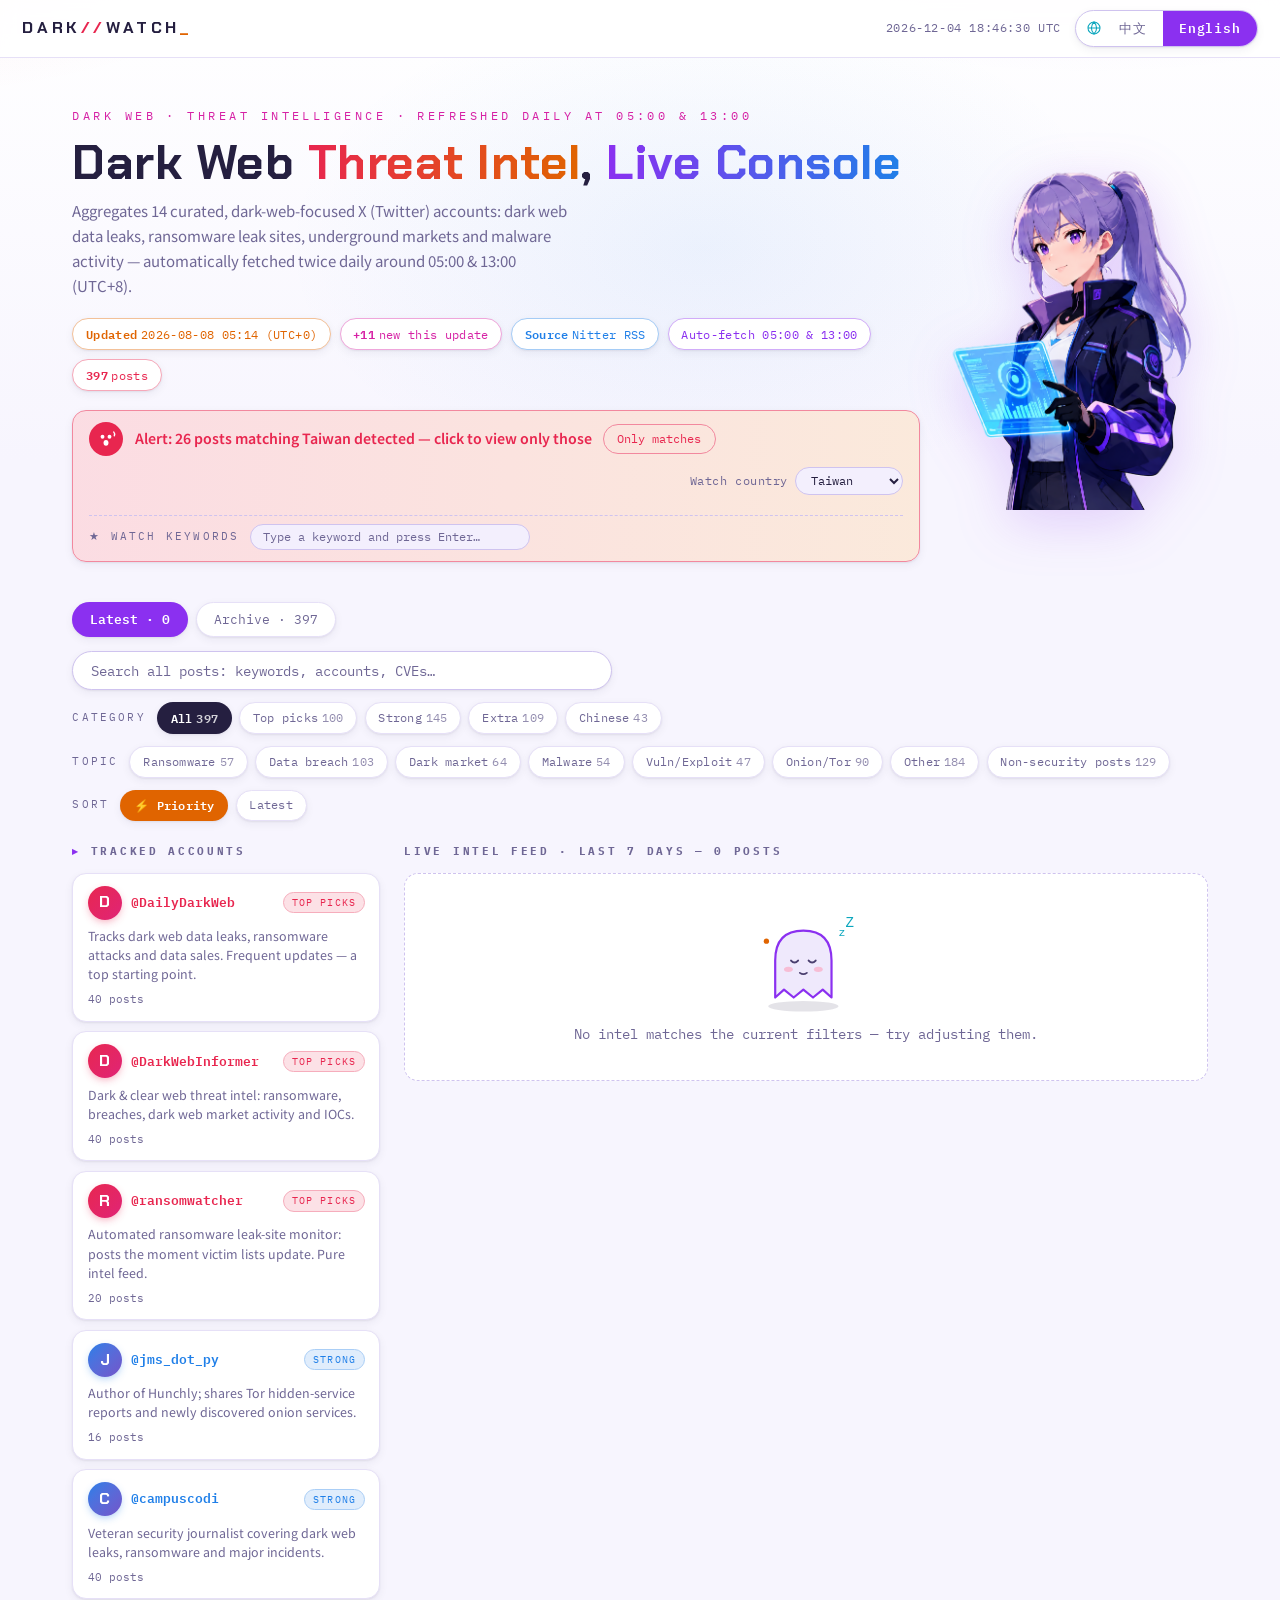
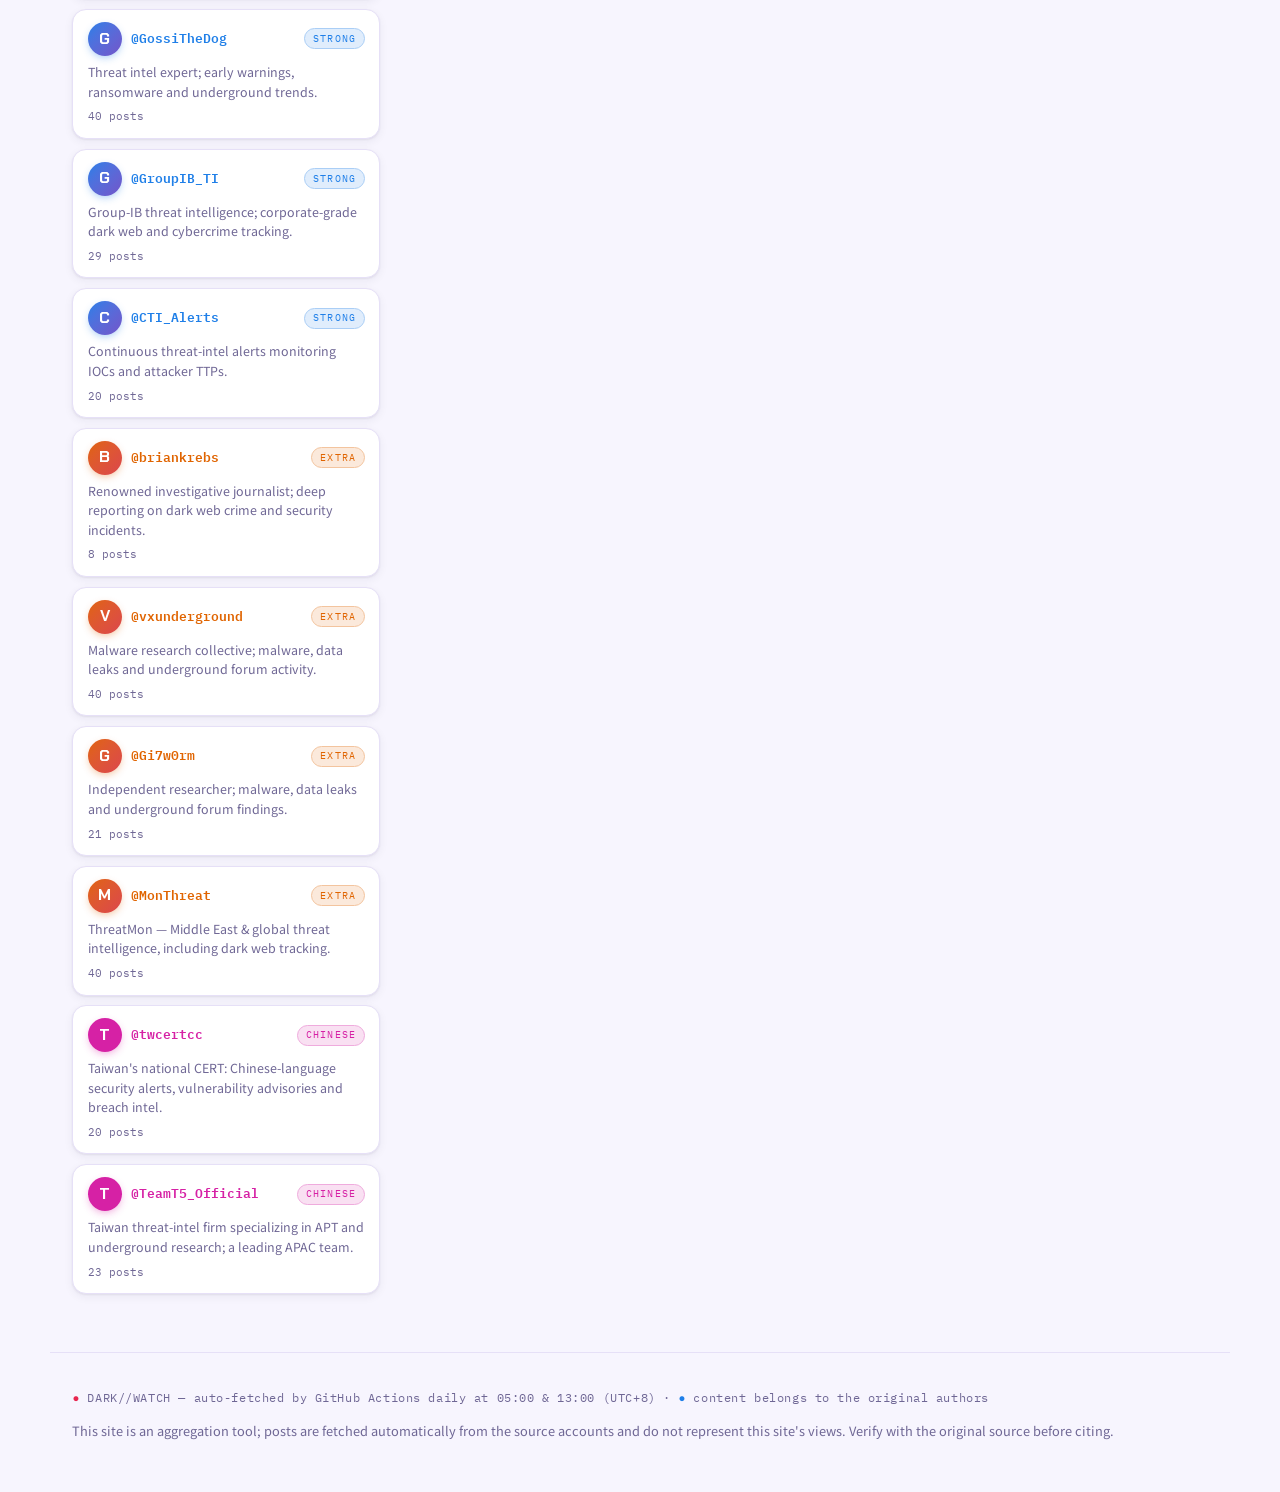
<file: index.html>
<!DOCTYPE html>
<html lang="zh-Hant">
<head>
<meta charset="utf-8">
<meta name="viewport" content="width=device-width, initial-scale=1">
<meta name="color-scheme" content="light">
<meta name="description" content="Dark web threat intelligence feed aggregated from curated X (Twitter) accounts, refreshed twice daily. 暗網威脅情資監控,每日 05:00 / 13:00 自動更新。">
<title>DARKWATCH — 暗網威脅情資監控 / Dark Web Threat Intel</title>
<link rel="icon" href="data:image/svg+xml,%3Csvg xmlns='http://www.w3.org/2000/svg' viewBox='0 0 32 32'%3E%3Crect width='32' height='32' rx='7' fill='%23ffffff'/%3E%3Ccircle cx='16' cy='16' r='9' fill='none' stroke='%23e8264f' stroke-width='3'/%3E%3Ccircle cx='16' cy='16' r='3.5' fill='%238b30f0'/%3E%3C/svg%3E">
<link rel="preconnect" href="https://fonts.googleapis.com">
<link rel="preconnect" href="https://fonts.gstatic.com" crossorigin>
<link href="https://fonts.googleapis.com/css2?family=Chakra+Petch:wght@500;600;700&family=IBM+Plex+Mono:wght@400;500;600&family=Noto+Sans+TC:wght@400;500;700&display=swap" rel="stylesheet">
<link rel="stylesheet" href="assets/style.css">
</head>
<body data-mode="recent">

<header class="topbar">
  <a class="brand" href="index.html">DARK<span class="slash">//</span>WATCH<span class="cursor">_</span></a>
  <div class="topbar-right">
    <span class="clock" id="clock" aria-hidden="true"></span>
    <div class="lang-switch" role="group" aria-label="Language / 語言">
      <span class="lang-ico" aria-hidden="true"><svg viewBox="0 0 24 24" fill="none" stroke="currentColor" stroke-width="1.6"><circle cx="12" cy="12" r="9"/><path d="M3 12h18M12 3c2.6 2.6 3.9 5.6 3.9 9S14.6 18.4 12 21c-2.6-2.6-3.9-5.6-3.9-9S9.4 5.6 12 3Z"/></svg></span>
      <button id="lang-zh" aria-pressed="true">中文</button>
      <button id="lang-en" aria-pressed="false">English</button>
    </div>
  </div>
</header>

<section class="hero">
<div class="hero-text">
  <p class="eyebrow" data-i18n="eyebrow"></p>
  <h1 id="hero-title"></h1>
  <p class="tagline" data-i18n="tagline"></p>
  <div class="meta-row">
    <span class="meta-pill pill-orange"><b data-i18n="updated"></b><span id="updated-at">—</span></span>
    <span class="meta-pill pill-magenta" id="new-count-pill" hidden><b>+<span id="new-count">0</span></b><span data-i18n="newPosts"></span></span>
    <span class="meta-pill pill-blue"><b data-i18n="source"></b><span id="source">—</span></span>
    <span class="meta-pill pill-purple" data-i18n="cadence"></span>
    <span class="meta-pill pill-red"><b id="post-count">0</b><span data-i18n="postsUnit"></span></span>
  </div>
  <div class="alert-bar" id="alert-bar" hidden>
    <span class="alert-ico" id="alert-ico" aria-hidden="true">⚠</span>
    <span class="alert-text" id="alert-text" role="status"></span>
    <button class="alert-view" id="alert-view" hidden></button>
    <label class="watch-wrap"><span data-i18n="watchLabel"></span>
      <select id="watch-country"></select>
    </label>
    <div class="kw-wrap">
      <span class="chip-label" data-i18n="kwLabel"></span>
      <span id="kw-chips"></span>
      <input id="kw-input" class="kw-input" type="text" maxlength="40" autocomplete="off">
    </div>
  </div>
  <div class="sample-banner" id="sample-banner" hidden data-i18n="sampleNotice"></div>
</div>
<div class="hero-art" id="hero-art" aria-hidden="true"></div>
</section>

<nav class="page-tabs" aria-label="Pages">
  <a href="index.html" id="tab-recent" class="tab"></a>
  <a href="archive.html" id="tab-archive" class="tab"></a>
</nav>

<section class="controls">
  <input class="search" id="search" type="search" autocomplete="off">
  <div class="chip-row" id="cat-chips"><span class="chip-label" data-i18n="catLabel"></span></div>
  <div class="chip-row" id="tag-chips"><span class="chip-label" data-i18n="tagLabel"></span></div>
  <div class="chip-row" id="sort-chips"><span class="chip-label" data-i18n="sortLabel"></span></div>
</section>

<main class="layout">
  <aside class="sidebar">
    <h2 class="side-title"><em>▸</em> <span data-i18n="accounts"></span></h2>
    <div id="account-list"></div>
  </aside>
  <section>
    <h2 class="feed-title" id="feed-title"></h2>
    <div class="feed" id="feed" aria-live="polite"></div>
  </section>
</main>

<footer>
  <p class="foot-line"><span class="dot-red">●</span> DARK//WATCH — <span data-i18n="footCadence"></span> · <span class="dot-blue">●</span> <span data-i18n="footSource"></span></p>
  <p data-i18n="footDisclaimer"></p>
</footer>

<script src="assets/app.js"></script>
</body>
</html>
</file>
<file: assets/style.css>
:root{
  /* bright canvas, vivid purple/red/blue/orange accents */
  --bg:#f7f5fe;
  --bg2:#ffffff;
  --surface:#ffffff;
  --surface2:#f3effd;
  --line:#e6e0f7;
  --line2:#cfc3ef;
  --ink:#251f40;
  --deep:#ffffff;          /* text on vivid fills */
  --muted:#6f6795;
  --red:#e8264f;           /* vivid red */
  --orange:#e06400;        /* vivid orange */
  --purple:#8b30f0;        /* vivid purple */
  --blue:#1f7fe8;          /* vivid blue */
  --magenta:#d621a5;       /* vivid magenta */
  --mint:#0aa6bd;          /* vivid cyan-teal */
  --shadow-sm:0 1px 2px rgba(37,31,64,.07),0 3px 10px rgba(37,31,64,.06);
  --shadow-md:0 2px 6px rgba(37,31,64,.08),0 14px 30px -14px rgba(139,48,240,.28);
  --display:'Chakra Petch','Noto Sans TC',system-ui,sans-serif;
  --body:'Noto Sans TC',system-ui,-apple-system,'PingFang TC','Microsoft JhengHei',sans-serif;
  --mono:'IBM Plex Mono',ui-monospace,'SFMono-Regular',Menlo,Consolas,monospace;
}
*{box-sizing:border-box}
[hidden]{display:none!important}
html{color-scheme:light}
body{
  margin:0;
  background:
    radial-gradient(900px 420px at 85% -6%, rgba(139,48,240,.12), transparent 62%),
    radial-gradient(760px 380px at -8% -4%, rgba(232,38,79,.09), transparent 58%),
    radial-gradient(700px 420px at 55% 8%, rgba(31,127,232,.07), transparent 60%),
    linear-gradient(var(--bg2), var(--bg) 460px);
  color:var(--ink);
  font-family:var(--body);
  font-size:15px;
  line-height:1.65;
  min-height:100vh;
}
a{color:var(--blue)}
button{font:inherit;cursor:pointer}
:focus-visible{outline:2px solid var(--purple);outline-offset:2px;border-radius:4px}

/* ---------- top bar ---------- */
.topbar{
  position:sticky;top:0;z-index:20;
  display:flex;justify-content:space-between;align-items:center;gap:1rem;
  padding:.6rem 1.4rem;
  background:rgba(255,255,255,.85);
  backdrop-filter:blur(10px);
  border-bottom:1px solid var(--line);
}
.brand{
  font-family:var(--display);font-weight:700;font-size:1.02rem;letter-spacing:.22em;
  color:var(--ink);white-space:nowrap;text-decoration:none;
}
.brand .slash{color:var(--red)}
.brand .cursor{color:var(--orange);animation:blink 1.1s steps(1) infinite}
@keyframes blink{50%{opacity:0}}
.topbar-right{display:flex;align-items:center;gap:.9rem;min-width:0}
.clock{font-family:var(--mono);font-size:.76rem;color:var(--muted);letter-spacing:.05em;white-space:nowrap}
.lang-switch{
  display:flex;align-items:center;border:1px solid var(--line2);border-radius:999px;
  overflow:hidden;background:var(--surface);box-shadow:var(--shadow-sm);
}
.lang-ico{display:grid;place-items:center;padding:0 .1rem 0 .6rem;color:var(--mint)}
.lang-ico svg{width:16px;height:16px}
.lang-switch button{
  background:transparent;border:0;color:var(--muted);
  font-family:var(--mono);font-size:.84rem;padding:.42rem 1rem;letter-spacing:.06em;
  transition:color .15s,background .15s;
}
.lang-switch button:hover{color:var(--ink)}
.lang-switch button[aria-pressed="true"]{background:var(--purple);color:var(--deep);font-weight:600}

/* ---------- hero ---------- */
.hero{
  position:relative;
  max-width:1180px;margin:0 auto;padding:3rem 1.4rem 1.4rem;
  display:grid;grid-template-columns:minmax(0,1fr) auto;gap:1.5rem;align-items:center;
}
.hero-art{
  width:264px;align-self:center;
  filter:drop-shadow(0 12px 26px rgba(139,48,240,.2));
  animation:floaty 5.5s ease-in-out infinite;
}
.hero-art img,.hero-art svg{display:block;width:100%;height:auto;border-radius:16px}
@keyframes floaty{0%,100%{transform:translateY(0)}50%{transform:translateY(-8px)}}
.eyebrow{
  font-family:var(--mono);font-size:.72rem;letter-spacing:.3em;text-transform:uppercase;
  color:var(--magenta);margin:0 0 .7rem;
}
.hero h1{
  font-family:var(--display);font-weight:700;
  font-size:clamp(1.8rem,4.4vw,3rem);line-height:1.12;
  margin:0 0 .6rem;letter-spacing:.01em;text-wrap:balance;
}
.hero h1 .hl-a{
  background:linear-gradient(92deg,var(--red),var(--orange));
  -webkit-background-clip:text;background-clip:text;color:transparent;
}
.hero h1 .hl-b{
  background:linear-gradient(92deg,var(--purple),var(--blue));
  -webkit-background-clip:text;background-clip:text;color:transparent;
}
.tagline{color:var(--muted);max-width:62ch;margin:0 0 1.25rem}
.meta-row{display:flex;flex-wrap:wrap;gap:.55rem;align-items:center}
.meta-pill{
  font-family:var(--mono);font-size:.73rem;letter-spacing:.03em;
  padding:.34rem .78rem;border-radius:999px;border:1px solid;
  display:inline-flex;gap:.5ch;align-items:baseline;
  background:var(--surface);box-shadow:var(--shadow-sm);
  font-variant-numeric:tabular-nums;
}
.meta-pill b{font-weight:600}
.pill-red{color:var(--red);border-color:color-mix(in srgb,var(--red) 40%,var(--surface))}
.pill-orange{color:var(--orange);border-color:color-mix(in srgb,var(--orange) 40%,var(--surface))}
.pill-blue{color:var(--blue);border-color:color-mix(in srgb,var(--blue) 40%,var(--surface))}
.pill-purple{color:var(--purple);border-color:color-mix(in srgb,var(--purple) 40%,var(--surface))}
.pill-magenta{color:var(--magenta);border-color:color-mix(in srgb,var(--magenta) 40%,var(--surface))}
.sample-banner{
  margin-top:1.1rem;padding:.7rem 1rem;border-radius:12px;
  border:1px dashed color-mix(in srgb,var(--orange) 55%,var(--surface));
  background:color-mix(in srgb,var(--orange) 10%,var(--surface));
  color:var(--orange);font-size:.84rem;
}

/* ---------- alert bar ---------- */
.alert-bar{
  display:flex;align-items:center;gap:.7rem;flex-wrap:wrap;
  margin-top:1.15rem;padding:.7rem 1rem;
  border-radius:14px;border:1px solid var(--line);
  background:var(--surface);box-shadow:var(--shadow-sm);
}
.alert-ico{
  flex:none;width:34px;height:34px;border-radius:50%;
  display:grid;place-items:center;
  background:color-mix(in srgb,var(--mint) 22%,var(--surface));color:var(--mint);
}
.alert-ico svg{width:22px;height:22px}
.alert-text{font-size:.88rem;color:var(--muted)}
.alert-bar.alert-hot{
  border-color:color-mix(in srgb,var(--red) 55%,var(--surface));
  background:linear-gradient(92deg,
    color-mix(in srgb,var(--red) 16%,var(--surface)),
    color-mix(in srgb,var(--orange) 14%,var(--surface)));
  animation:alertGlow 3s ease-in-out infinite;
}
@keyframes alertGlow{
  0%,100%{box-shadow:0 0 0 0 rgba(232,38,79,0),var(--shadow-sm)}
  50%{box-shadow:0 0 22px 2px rgba(232,38,79,.3),var(--shadow-sm)}
}
.alert-hot .alert-ico{background:var(--red);color:var(--deep)}
.alert-hot .alert-text{color:var(--red);font-weight:600}
.alert-bar.alert-clickable{cursor:pointer}
.alert-bar.alert-clickable:hover{border-color:var(--red);transform:translateY(-1px);transition:border-color .15s,transform .15s}
.alert-view{
  border:1px solid color-mix(in srgb,var(--red) 55%,var(--surface));border-radius:999px;
  background:transparent;color:var(--red);
  font-family:var(--mono);font-size:.74rem;padding:.28rem .85rem;
  transition:background .15s,color .15s;
}
.alert-view:hover{background:color-mix(in srgb,var(--red) 14%,var(--surface))}
.alert-view[aria-pressed="true"],
.alert-view[aria-pressed="true"]:hover{background:var(--red);color:var(--deep);border-color:var(--red);font-weight:600}
.watch-wrap{
  margin-left:auto;display:flex;gap:.45rem;align-items:center;
  font-family:var(--mono);font-size:.72rem;color:var(--muted);letter-spacing:.05em;
}
.watch-wrap select{
  font-family:var(--mono);font-size:.76rem;color:var(--ink);
  background:var(--surface2);border:1px solid var(--line2);border-radius:999px;
  padding:.26rem .7rem;
}
.kw-wrap{
  flex-basis:100%;display:flex;flex-wrap:wrap;gap:.4rem;align-items:center;
  margin-top:.55rem;padding-top:.55rem;
  border-top:1px dashed var(--line2);cursor:default;
}
.kw-wrap #kw-chips{display:contents}
.kw-chip{
  font-family:var(--mono);font-size:.7rem;letter-spacing:.03em;
  color:var(--deep);background:var(--purple);border:0;border-radius:999px;
  padding:.2rem .6rem;font-weight:600;
}
.kw-chip .x{opacity:.65;margin-left:.15rem}
.kw-chip:hover .x{opacity:1}
.kw-input{
  flex:1;min-width:180px;max-width:280px;
  font-family:var(--mono);font-size:.74rem;color:var(--ink);
  background:var(--surface2);border:1px solid var(--line2);border-radius:999px;
  padding:.26rem .8rem;
}
.kw-input::placeholder{color:var(--muted)}
.kw-input:focus{outline:none;border-color:var(--purple)}

/* ---------- page tabs ---------- */
.page-tabs{max-width:1180px;margin:0 auto;padding:1.1rem 1.4rem 0;display:flex;gap:.5rem;flex-wrap:wrap}
.tab{
  font-family:var(--mono);font-size:.79rem;text-decoration:none;
  color:var(--muted);border:1px solid var(--line);border-radius:999px;
  padding:.38rem 1.05rem;background:var(--surface);box-shadow:var(--shadow-sm);
  font-variant-numeric:tabular-nums;
  transition:color .15s,border-color .15s,transform .15s;
}
.tab:hover{color:var(--ink);border-color:var(--line2);transform:translateY(-1px)}
.tab.active{background:var(--purple);color:var(--deep);border-color:transparent;font-weight:600}

/* ---------- controls ---------- */
.controls{max-width:1180px;margin:0 auto;padding:.9rem 1.4rem 1.3rem;display:grid;gap:.75rem}
.search{
  width:100%;max-width:540px;
  background:var(--surface);border:1px solid var(--line2);border-radius:999px;
  color:var(--ink);font-family:var(--mono);font-size:.86rem;
  padding:.6rem 1.1rem;box-shadow:var(--shadow-sm);
}
.search::placeholder{color:var(--muted)}
.search:focus{border-color:var(--purple);outline:none;box-shadow:0 0 0 3px color-mix(in srgb,var(--purple) 25%,transparent)}
.chip-row{display:flex;flex-wrap:wrap;gap:.45rem;align-items:center}
.chip-label{font-family:var(--mono);font-size:.68rem;letter-spacing:.2em;text-transform:uppercase;color:var(--muted);margin-right:.25rem}
.chip{
  background:var(--surface);border:1px solid var(--line);border-radius:999px;
  color:var(--muted);font-family:var(--mono);font-size:.76rem;
  padding:.3rem .8rem;letter-spacing:.02em;
  display:inline-flex;gap:.55ch;align-items:baseline;
  box-shadow:var(--shadow-sm);
  transition:border-color .15s,color .15s,background .15s,transform .15s;
}
.chip .n{font-variant-numeric:tabular-nums;opacity:.75}
.chip:hover{border-color:var(--line2);color:var(--ink);transform:translateY(-1px)}
.chip[aria-pressed="true"]{color:var(--deep);font-weight:600;border-color:transparent}
.chip[aria-pressed="true"] .n{opacity:.8}
.chip-red[aria-pressed="true"]{background:var(--red)}
.chip-orange[aria-pressed="true"]{background:var(--orange)}
.chip-purple[aria-pressed="true"]{background:var(--purple)}
.chip-blue[aria-pressed="true"]{background:var(--blue)}
.chip-magenta[aria-pressed="true"]{background:var(--magenta)}
.chip-mint[aria-pressed="true"]{background:var(--mint)}
.chip-plain[aria-pressed="true"]{background:var(--ink)}

/* ---------- layout ---------- */
.layout{
  max-width:1180px;margin:0 auto;padding:0 1.4rem 3rem;
  display:grid;grid-template-columns:308px minmax(0,1fr);gap:1.5rem;align-items:start;
}
.side-title,.feed-title{
  font-family:var(--mono);font-size:.7rem;letter-spacing:.24em;text-transform:uppercase;
  color:var(--muted);margin:0 0 .75rem;
}
.side-title em{color:var(--purple);font-style:normal}

.account{
  width:100%;text-align:left;
  background:var(--surface);border:1px solid var(--line);border-radius:14px;
  padding:.75rem .9rem;margin-bottom:.6rem;color:var(--ink);
  box-shadow:var(--shadow-sm);
  transition:border-color .15s,transform .15s,box-shadow .15s;
  display:block;
}
.account:hover{border-color:var(--line2);transform:translateY(-2px);box-shadow:var(--shadow-md)}
.account[aria-pressed="true"]{
  border-color:var(--acc);
  box-shadow:0 0 0 1px var(--acc),0 10px 24px -12px color-mix(in srgb,var(--acc) 55%,transparent);
}
.acc-head{display:flex;align-items:center;gap:.6rem}
.ava{
  flex:none;width:34px;height:34px;border-radius:50%;
  display:grid;place-items:center;
  font-family:var(--display);font-weight:700;font-size:1rem;
  color:var(--deep);background:linear-gradient(135deg,var(--acc),color-mix(in srgb,var(--acc) 55%,var(--magenta)));
  box-shadow:0 3px 8px -2px color-mix(in srgb,var(--acc) 45%,transparent);
}
.account .handle{font-family:var(--mono);font-size:.83rem;font-weight:600;color:var(--acc)}
.account .cat{
  margin-left:auto;font-family:var(--mono);font-size:.6rem;letter-spacing:.12em;text-transform:uppercase;
  color:var(--acc);background:color-mix(in srgb,var(--acc) 14%,var(--surface));
  border:1px solid color-mix(in srgb,var(--acc) 38%,var(--surface));
  border-radius:999px;padding:.1rem .5rem;
}
.account .desc{font-size:.78rem;color:var(--muted);margin-top:.45rem;line-height:1.55}
.account .count{font-family:var(--mono);font-size:.7rem;color:var(--muted);margin-top:.35rem;font-variant-numeric:tabular-nums}

/* ---------- feed cards ---------- */
.feed{display:grid;gap:.85rem}
.card{
  position:relative;
  background:var(--surface);border:1px solid var(--line);border-radius:14px;
  padding:.9rem 1.05rem .85rem 1.25rem;
  box-shadow:var(--shadow-sm);
  transition:border-color .15s,box-shadow .15s,transform .15s;
}
.card::before{
  content:"";position:absolute;left:0;top:0;bottom:0;width:4px;
  background:linear-gradient(180deg,var(--tagc),color-mix(in srgb,var(--tagc) 45%,var(--surface)));
  border-radius:14px 0 0 14px;
}
.card:hover{
  border-color:color-mix(in srgb,var(--tagc) 45%,var(--surface));
  transform:translateY(-2px);
  box-shadow:0 2px 6px rgba(12,8,26,.4),0 14px 30px -14px color-mix(in srgb,var(--tagc) 45%,transparent);
}
.card-head{display:flex;flex-wrap:wrap;gap:.3rem .7rem;align-items:baseline;margin-bottom:.35rem}
.card-head .handle{font-family:var(--mono);font-size:.84rem;font-weight:600;color:var(--acc);text-decoration:none}
.card-head .handle:hover{text-decoration:underline}
.card-head .name{font-size:.78rem;color:var(--muted)}
.card-head .prio{
  font-family:var(--mono);font-size:.62rem;letter-spacing:.1em;font-weight:600;
  color:var(--deep);background:linear-gradient(92deg,var(--red),var(--orange));
  border-radius:999px;padding:.12rem .55rem;
}
.card-head time{margin-left:auto;font-family:var(--mono);font-size:.72rem;color:var(--muted);white-space:nowrap;font-variant-numeric:tabular-nums}
.card-text{margin:0 0 .6rem;font-size:.9rem;overflow-wrap:anywhere}
.card-text a{color:var(--blue);text-decoration:none;border-bottom:1px solid color-mix(in srgb,var(--blue) 45%,var(--surface))}
.card-foot{display:flex;flex-wrap:wrap;gap:.4rem;align-items:center}
.tag{
  font-family:var(--mono);font-size:.65rem;letter-spacing:.1em;text-transform:uppercase;
  color:var(--tc);border:1px solid color-mix(in srgb,var(--tc) 40%,var(--surface));border-radius:999px;
  padding:.12rem .55rem;background:color-mix(in srgb,var(--tc) 12%,var(--surface));
}
.tag-watch{
  color:var(--deep);background:var(--red);border-color:var(--red);font-weight:600;
}
.tag-kw{
  color:var(--deep);background:var(--purple);border-color:var(--purple);font-weight:600;
}
.card-watch{border-color:color-mix(in srgb,var(--red) 55%,var(--surface))}
.mt-toggle{
  font-family:var(--mono);font-size:.65rem;letter-spacing:.06em;
  color:var(--mint);background:transparent;
  border:1px solid color-mix(in srgb,var(--mint) 45%,var(--surface));border-radius:999px;
  padding:.12rem .55rem;transition:background .15s,color .15s;
}
.mt-toggle:hover{background:color-mix(in srgb,var(--mint) 14%,var(--surface))}
.mt-toggle[aria-pressed="true"]{background:var(--mint);color:var(--deep);font-weight:600}
.mt-note{font-family:var(--mono);font-size:.64rem;color:var(--muted);opacity:.8}
.open-link{
  margin-left:auto;font-family:var(--mono);font-size:.71rem;letter-spacing:.06em;
  color:var(--purple);text-decoration:none;font-weight:500;
}
.open-link:hover{text-decoration:underline}
.empty{
  border:1px dashed var(--line2);border-radius:14px;padding:2rem 1rem 2.2rem;
  background:var(--surface);
  text-align:center;color:var(--muted);font-family:var(--mono);font-size:.85rem;
}
.empty svg{width:132px;height:auto;margin:0 auto .6rem;display:block}
.empty p{margin:0}

footer{
  border-top:1px solid var(--line);
  padding:1.5rem 1.4rem 2.4rem;
  max-width:1180px;margin:0 auto;
  color:var(--muted);font-size:.8rem;
}
footer .foot-line{font-family:var(--mono);font-size:.72rem;letter-spacing:.05em}
footer .foot-line .dot-red{color:var(--red)}
footer .foot-line .dot-blue{color:var(--blue)}

@media (max-width:880px){
  .layout{grid-template-columns:1fr}
  .sidebar{order:2}
  .card-head time{margin-left:0;width:100%}
  .watch-wrap{margin-left:0;width:100%}
}
@media (max-width:720px){
  .hero{grid-template-columns:1fr;gap:0}
  .hero-art{
    position:absolute;top:.6rem;right:1.1rem;width:92px;
    animation:none;filter:drop-shadow(0 6px 14px rgba(139,48,240,.28));
  }
  .eyebrow,.hero h1{padding-right:104px}
}

/* ---------- dedicated phone layout ---------- */
@media (max-width:640px){
  body{font-size:14px}

  /* compact top bar: no clock, tighter switcher */
  .topbar{padding:.5rem .9rem}
  .clock{display:none}
  .brand{font-size:.92rem;letter-spacing:.16em}
  .lang-switch button{padding:.34rem .7rem;font-size:.78rem}

  /* compact hero */
  .hero{padding:1.6rem .95rem 1rem}
  .hero h1{font-size:1.55rem}
  .eyebrow{font-size:.6rem;letter-spacing:.2em;margin-bottom:.45rem}
  .tagline{font-size:.82rem;margin-bottom:.9rem}

  /* single-line horizontally scrollable pill/chip rows */
  .meta-row,.chip-row{
    flex-wrap:nowrap;overflow-x:auto;-webkit-overflow-scrolling:touch;
    scrollbar-width:none;padding-bottom:.2rem;
  }
  .meta-row::-webkit-scrollbar,.chip-row::-webkit-scrollbar{display:none}
  .meta-pill,.chip{flex:none;white-space:nowrap}
  .chip{padding:.42rem .85rem}
  .chip-label{position:sticky;left:0;background:linear-gradient(90deg,var(--bg) 70%,transparent);padding-right:.3rem}

  /* alert bar */
  .alert-bar{padding:.65rem .8rem;gap:.55rem}
  .alert-text{font-size:.82rem}
  .alert-view{flex:none}
  .kw-input{min-width:0;max-width:none;flex:1 1 100%}

  /* full-width segmented tabs */
  .page-tabs{padding:.9rem .95rem 0;display:grid;grid-template-columns:1fr 1fr;gap:.45rem}
  .tab{text-align:center;padding:.55rem .4rem}

  .controls{padding:.8rem .95rem 1rem}
  .search{max-width:none;padding:.62rem 1rem}

  /* accounts become a horizontally scrolling strip ABOVE the feed */
  .layout{padding:0 .95rem 2.2rem;gap:1rem}
  .layout>*,.sidebar,.hero-text{min-width:0;max-width:100%}
  .sidebar{order:0}
  #account-list{
    display:flex;gap:.5rem;overflow-x:auto;-webkit-overflow-scrolling:touch;
    scrollbar-width:none;padding-bottom:.35rem;
  }
  #account-list::-webkit-scrollbar{display:none}
  .account{
    flex:none;width:auto;min-width:0;margin-bottom:0;
    padding:.5rem .7rem;border-radius:999px;
  }
  .account:hover{transform:none}
  .account .desc,.account .count{display:none}
  .acc-head{gap:.45rem}
  .ava{width:26px;height:26px;font-size:.8rem}
  .account .handle{font-size:.76rem}
  .account .cat{display:none}

  /* tighter cards */
  .card{padding:.72rem .8rem .68rem 1rem;border-radius:12px}
  .card-text{font-size:.85rem}
  .card-head .handle{font-size:.8rem}
  .card-head time{margin-left:0;width:100%;font-size:.68rem}
  .open-link{font-size:.68rem}

  .empty{padding:1.6rem .8rem 1.8rem}
  .empty svg{width:104px}
  footer{padding:1.1rem .95rem 1.8rem;font-size:.74rem}
}
@media (prefers-reduced-motion:reduce){
  *{animation:none!important;transition:none!important}
}
</file>
